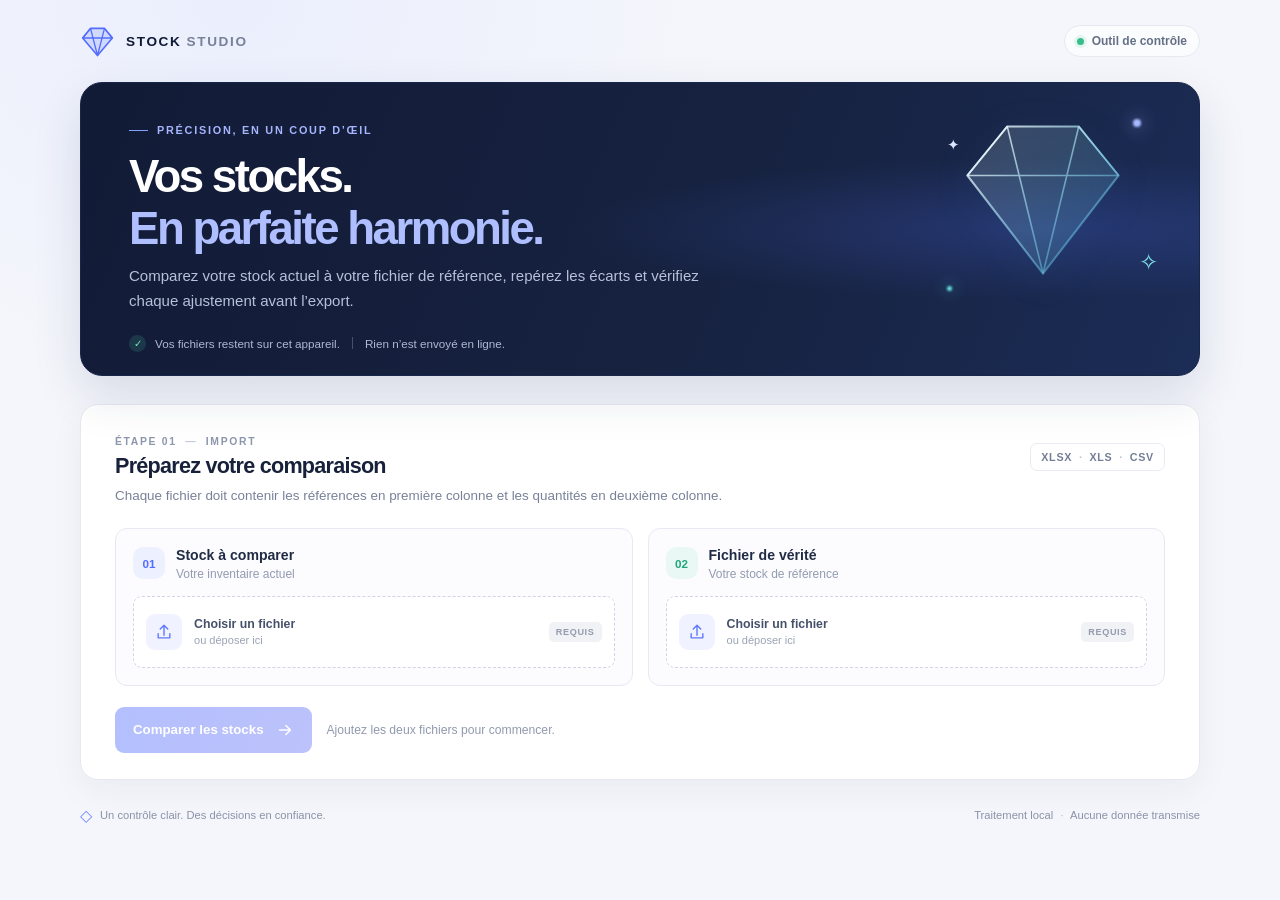
<file: index.html>
<!doctype html>
<html lang="fr">
<head>
  <meta charset="utf-8">
  <meta name="viewport" content="width=device-width, initial-scale=1">
  <meta name="theme-color" content="#101a35">
  <title>Comparaison de stocks</title>
  <link rel="manifest" href="manifest.webmanifest">
  <link rel="icon" href="icon.svg" type="image/svg+xml">
  <link rel="apple-touch-icon" href="apple-touch-icon.png">
  <link rel="stylesheet" href="style.css">
  <script defer src="xlsx.full.min.js"></script>
  <script defer src="app.js"></script>
</head>
<body>
  <main>
    <header class="topbar">
      <a class="brand" href="./" aria-label="Comparaison de stocks, accueil">
        <span class="brand-mark" aria-hidden="true">
          <svg viewBox="0 0 40 40" fill="none">
            <path d="M12 5h16l9 11-17 20L3 16 12 5Z" fill="currentColor" opacity=".18"/>
            <path d="M12 5h16l9 11-17 20L3 16 12 5Z" stroke="currentColor" stroke-width="1.8" stroke-linejoin="round"/>
            <path d="m3 16 34 0M12 5l8 31 8-31M12 5l-9 11m25-11 9 11" stroke="currentColor" stroke-width="1.5" stroke-linejoin="round"/>
          </svg>
        </span>
        <span class="brand-name">STOCK<span>STUDIO</span></span>
      </a>
      <span class="topbar-tag"><span class="online-dot"></span> Outil de contrôle</span>
    </header>


    <section class="hero" aria-labelledby="title">
      <div class="hero-copy">
        <p class="eyebrow"><span class="eyebrow-line"></span> PRÉCISION, EN UN COUP D’ŒIL</p>
        <h1 id="title">Vos stocks.<br><span>En parfaite harmonie.</span></h1>
        <p class="intro">
          Comparez votre stock actuel à votre fichier de référence, repérez les écarts et vérifiez chaque ajustement avant l’export.
        </p>
      </div>
      <div class="hero-art" aria-hidden="true">
        <span class="orb orb-one"></span>
        <span class="orb orb-two"></span>
        <svg class="hero-crystal" viewBox="0 0 180 180" fill="none">
          <path d="M55 18h70l39 48-74 96L16 66l39-48Z" fill="url(#crystal-fill)" fill-opacity=".16" stroke="url(#crystal-stroke)" stroke-width="2"/>
          <path d="M16 66h148M55 18l35 144 35-144M55 18 16 66m109-48 39 48" stroke="url(#crystal-stroke)" stroke-width="1.6"/>
          <defs>
            <linearGradient id="crystal-fill" x1="20" y1="20" x2="165" y2="155" gradientUnits="userSpaceOnUse"><stop stop-color="#fff"/><stop offset="1" stop-color="#54dcff"/></linearGradient>
            <linearGradient id="crystal-stroke" x1="24" y1="18" x2="159" y2="150" gradientUnits="userSpaceOnUse"><stop stop-color="#fff" stop-opacity=".85"/><stop offset="1" stop-color="#52d8ff" stop-opacity=".28"/></linearGradient>
          </defs>
        </svg>
        <span class="sparkle sparkle-one">✦</span>
        <span class="sparkle sparkle-two">✧</span>
      </div>
      <div class="hero-foot">
        <span class="hero-foot-icon" aria-hidden="true">✓</span>
        <span>Vos fichiers restent sur cet appareil.</span>
        <span class="hero-foot-divider"></span>
        <span>Rien n’est envoyé en ligne.</span>
      </div>
    </section>


    <section class="workspace" aria-labelledby="uploadTitle">
      <div class="section-heading">
        <div>
          <p class="section-kicker">ÉTAPE 01 <span>—</span> IMPORT</p>
          <h2 id="uploadTitle">Préparez votre comparaison</h2>
        </div>
        <span class="file-format">XLSX <i>·</i> XLS <i>·</i> CSV</span>
      </div>
      <p class="section-description">Chaque fichier doit contenir les références en première colonne et les quantités en deuxième colonne.</p>


      <div class="files">
        <div class="file-box" data-file-box>
          <div class="file-heading">
            <span class="step-number">01</span>
            <div>
              <label for="comparisonFile">Stock à comparer</label>
              <p class="hint">Votre inventaire actuel</p>
            </div>
          </div>
          <label class="file-drop" for="comparisonFile">
            <input id="comparisonFile" type="file" accept=".xlsx,.xls,.csv">
            <span class="upload-icon" aria-hidden="true">
              <svg viewBox="0 0 24 24" fill="none"><path d="M12 16V4m0 0L7.5 8.5M12 4l4.5 4.5M5 14v5h14v-5" stroke="currentColor" stroke-width="1.7" stroke-linecap="round" stroke-linejoin="round"/></svg>
            </span>
            <span class="file-copy">
              <strong class="file-name" data-empty-label>Choisir un fichier</strong>
              <small class="file-detail">ou déposer ici</small>
            </span>
            <span class="file-state" aria-hidden="true">REQUIS</span>
          </label>
        </div>


        <div class="file-box" data-file-box>
          <div class="file-heading">
            <span class="step-number step-two">02</span>
            <div>
              <label for="truthFile">Fichier de vérité</label>
              <p class="hint">Votre stock de référence</p>
            </div>
          </div>
          <label class="file-drop" for="truthFile">
            <input id="truthFile" type="file" accept=".xlsx,.xls,.csv">
            <span class="upload-icon" aria-hidden="true">
              <svg viewBox="0 0 24 24" fill="none"><path d="M12 16V4m0 0L7.5 8.5M12 4l4.5 4.5M5 14v5h14v-5" stroke="currentColor" stroke-width="1.7" stroke-linecap="round" stroke-linejoin="round"/></svg>
            </span>
            <span class="file-copy">
              <strong class="file-name" data-empty-label>Choisir un fichier</strong>
              <small class="file-detail">ou déposer ici</small>
            </span>
            <span class="file-state" aria-hidden="true">REQUIS</span>
          </label>
        </div>
      </div>


      <div class="action-row">
        <button id="compareButton" type="button" disabled>
          <span>Comparer les stocks</span>
          <svg viewBox="0 0 20 20" fill="none" aria-hidden="true"><path d="M4 10h12m0 0-5-5m5 5-5 5" stroke="currentColor" stroke-width="1.7" stroke-linecap="round" stroke-linejoin="round"/></svg>
        </button>
        <p class="action-hint" id="actionHint">Ajoutez les deux fichiers pour commencer.</p>
        <button id="installButton" class="install-button" type="button" hidden>Installer l’application</button>
      </div>


      <div id="message" class="message" role="status" aria-live="polite"></div>
    </section>


    <section id="results" class="results" aria-labelledby="resultsTitle" hidden>
      <div class="results-heading">
        <div>
          <p class="section-kicker">ÉTAPE 02 <span>—</span> VÉRIFICATION</p>
          <h2 id="resultsTitle">Aperçu de vos ajustements</h2>
          <p class="results-description">Vérifiez les différences ci-dessous avant d’exporter votre fichier.</p>
        </div>
        <button id="exportButton" class="export-button" type="button" disabled>
          <svg viewBox="0 0 20 20" fill="none" aria-hidden="true"><path d="M10 3v9m0 0 3.5-3.5M10 12 6.5 8.5M4 13v3h12v-3" stroke="currentColor" stroke-width="1.6" stroke-linecap="round" stroke-linejoin="round"/></svg>
          <span>Exporter les ajustements</span>
        </button>
      </div>
      <div class="stats" aria-label="Résumé de la comparaison">
        <article class="stat-card stat-blue">
          <span class="stat-label">RÉFÉRENCES VÉRIFIÉES</span>
          <strong id="checkedCount">—</strong>
          <span class="stat-note">au total</span>
        </article>
        <article class="stat-card stat-amber">
          <span class="stat-label">ÉCARTS À EXAMINER</span>
          <strong id="differenceCount">—</strong>
          <span class="stat-note">référence(s)</span>
        </article>
        <article class="stat-card stat-green">
          <span class="stat-label">RÉSULTAT</span>
          <strong id="resultStatus">—</strong>
          <span class="stat-note" id="resultNote">en attente</span>
        </article>
      </div>
      <div class="table-card">
        <div class="table-topline">
          <span class="table-title">Détail des différences</span>
          <span class="preview-tag"><span></span> APERÇU AVANT EXPORT</span>
        </div>
        <div class="table-wrap">
          <table>
            <thead>
              <tr>
                <th>Référence</th>
                <th>Stock à comparer</th>
                <th>Stock vérité</th>
                <th>Écart <span>(comparé − vérité)</span></th>
                <th>Ajustement recommandé</th>
                <th>État</th>
              </tr>
            </thead>
            <tbody id="resultsBody"></tbody>
          </table>
        </div>
      </div>
      <p class="preview-note"><span aria-hidden="true">✦</span> L’export contient uniquement les références avec un écart. Vérifiez les quantités avant de continuer.</p>
    </section>


    <footer class="footer">
      <span class="footer-mark" aria-hidden="true">◇</span>
      <span>Un contrôle clair. Des décisions en confiance.</span>
      <span class="footer-private">Traitement local <span>·</span> Aucune donnée transmise</span>
    </footer>
  </main>
</body>
</html>
</file>
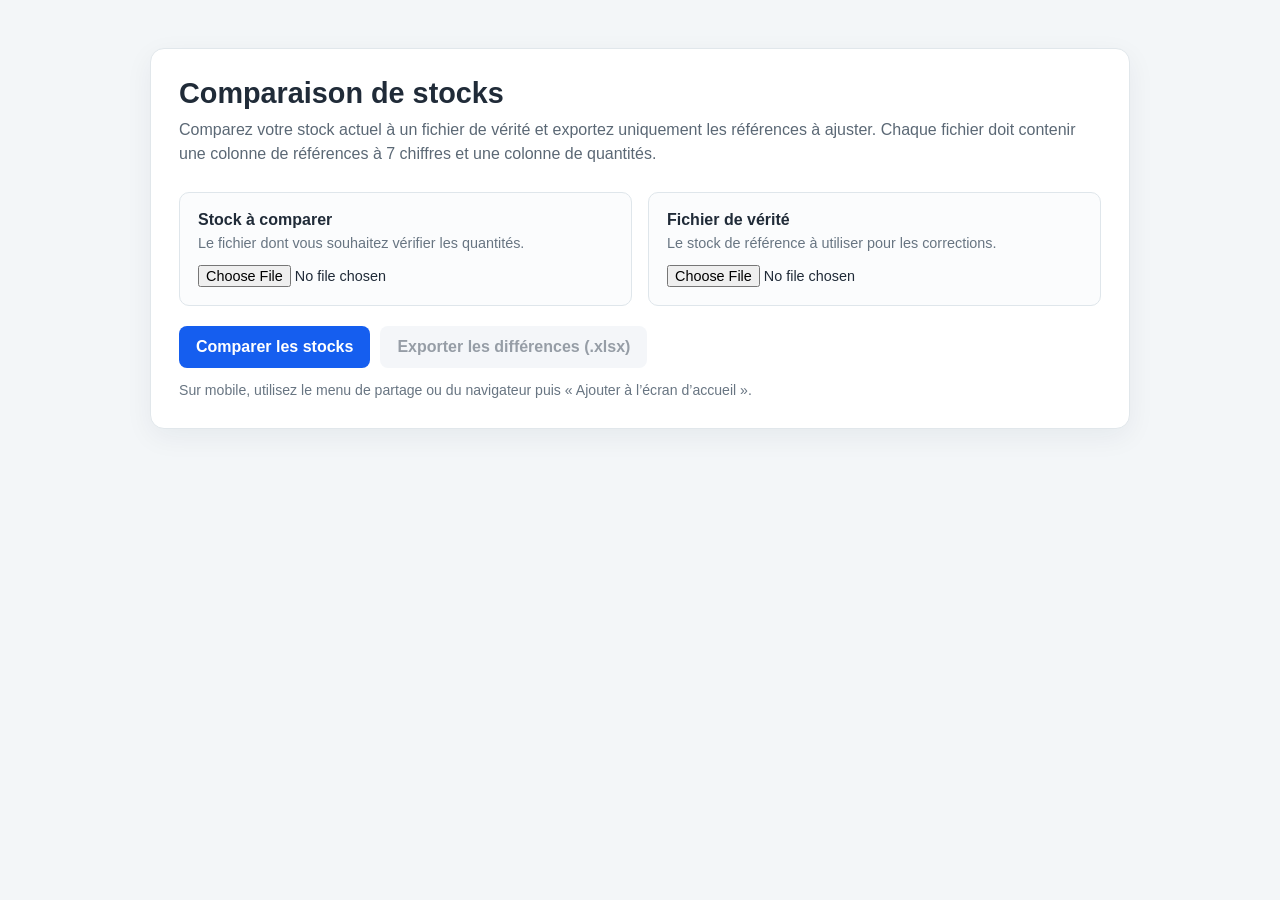
<file: Swarovski/index.html>
<!doctype html>
<html lang="fr">
<head>
  <meta charset="utf-8">
  <meta name="viewport" content="width=device-width, initial-scale=1">
  <meta name="theme-color" content="#155eef">
  <title>Comparaison de stocks</title>
  <link rel="manifest" href="manifest.webmanifest">
  <link rel="icon" href="icon.svg" type="image/svg+xml">
  <link rel="apple-touch-icon" href="apple-touch-icon.png">
  <link rel="stylesheet" href="style.css">
  <script defer src="vendor/xlsx.full.min.js"></script>
  <script defer src="app.js"></script>
</head>
<body>
  <main>
    <section class="card" aria-labelledby="title">
      <h1 id="title">Comparaison de stocks</h1>
      <p class="intro">
        Comparez votre stock actuel à un fichier de vérité et exportez uniquement les références à ajuster.
        Chaque fichier doit contenir une colonne de références à 7 chiffres et une colonne de quantités.
      </p>

      <div class="files">
        <div class="file-box">
          <label for="comparisonFile">Stock à comparer</label>
          <p class="hint">Le fichier dont vous souhaitez vérifier les quantités.</p>
          <input id="comparisonFile" type="file" accept=".xlsx,.xls,.csv">
        </div>
        <div class="file-box">
          <label for="truthFile">Fichier de vérité</label>
          <p class="hint">Le stock de référence à utiliser pour les corrections.</p>
          <input id="truthFile" type="file" accept=".xlsx,.xls,.csv">
        </div>
      </div>

      <div class="actions">
        <button id="compareButton" type="button">Comparer les stocks</button>
        <button id="exportButton" class="secondary" type="button" disabled>Exporter les différences (.xlsx)</button>
        <button id="installButton" class="secondary" type="button" hidden>Installer l’application</button>
      </div>

      <p class="install-hint">Sur mobile, utilisez le menu de partage ou du navigateur puis « Ajouter à l’écran d’accueil ».</p>
      <div id="message" role="status" aria-live="polite"></div>
      <section id="results" class="results" aria-labelledby="resultsTitle" hidden>
        <p id="resultsTitle" class="summary"></p>
        <div class="table-wrap">
          <table>
            <thead>
              <tr>
                <th>Référence</th>
                <th>Stock à comparer</th>
                <th>Stock vérité</th>
                <th>Écart (comparé - vérité)</th>
                <th>Ajustement recommandé</th>
                <th>État</th>
              </tr>
            </thead>
            <tbody id="resultsBody"></tbody>
          </table>
        </div>
      </section>
    </section>
  </main>
</body>
</html>
</file>
<file: style.css>
:root {
  color-scheme: light;
  font-family: "DM Sans", "Segoe UI", Arial, sans-serif;
  color: #17213a;
  background: #f4f6fb;
  font-synthesis: none;
  --navy: #101a35;
  --blue: #536dfe;
  --muted: #788198;
  --border: #e6e9f1;
}

* { box-sizing: border-box; }

body {
  margin: 0;
  min-width: 320px;
  background:
    radial-gradient(ellipse at 18% 0%, rgb(227 233 255 / 54%), transparent 31rem),
    #f4f6fb;
}

button, input { font: inherit; }
button[hidden] { display: none; }

main {
  width: min(100% - 48px, 1120px);
  margin: 0 auto;
}

.topbar {
  height: 82px;
  display: flex;
  align-items: center;
  justify-content: space-between;
}

.brand {
  display: inline-flex;
  align-items: center;
  gap: 11px;
  color: var(--navy);
  text-decoration: none;
}

.brand-mark { width: 35px; height: 35px; color: #536dfe; }
.brand-mark svg { display: block; width: 100%; height: 100%; }
.brand-name { font: 800 .85rem "Segoe UI", Arial, sans-serif; letter-spacing: .12em; }
.brand-name span { margin-left: 5px; color: #788198; font-weight: 600; }

.topbar-tag {
  display: inline-flex;
  align-items: center;
  gap: 8px;
  padding: 8px 12px;
  border: 1px solid #e4e9f2;
  border-radius: 999px;
  background: rgb(255 255 255 / 66%);
  color: #657087;
  font-size: .75rem;
  font-weight: 600;
}

.online-dot, .preview-tag span {
  width: 7px;
  height: 7px;
  border-radius: 50%;
  background: #36bd8a;
  box-shadow: 0 0 0 3px rgb(54 189 138 / 13%);
}

.hero {
  position: relative;
  min-height: 286px;
  overflow: hidden;
  padding: 41px 48px 23px;
  border: 1px solid #18264a;
  border-radius: 22px;
  background:
    radial-gradient(ellipse at 85% 50%, rgb(78 104 231 / 24%), transparent 34%),
    linear-gradient(113deg, #121b36 2%, #172342 62%, #1b2c56 100%);
  color: #fff;
  box-shadow: 0 20px 48px rgb(29 44 87 / 13%);
}

.hero-copy { position: relative; z-index: 1; max-width: 650px; }
.eyebrow, .section-kicker {
  margin: 0;
  color: #a7b5ff;
  font-size: .68rem;
  font-weight: 700;
  letter-spacing: .16em;
}

.eyebrow { display: flex; align-items: center; gap: 9px; }
.eyebrow-line { width: 19px; height: 1px; background: #81a0ff; }

h1 {
  margin: 15px 0 10px;
  font: 700 clamp(2rem, 4vw, 2.85rem)/1.13 "Manrope", "Segoe UI", sans-serif;
  letter-spacing: -.055em;
}

h1 span { color: #aebeff; }
.intro { max-width: 590px; margin: 0; color: #b7c1d9; font-size: .94rem; line-height: 1.65; }

.hero-art {
  position: absolute;
  top: 7px;
  right: 35px;
  width: 235px;
  height: 225px;
}

.hero-crystal { position: absolute; inset: 18px 22px 4px; width: 184px; height: 184px; filter: drop-shadow(0 10px 24px rgb(84 216 255 / 14%)); }
.orb { position: absolute; border-radius: 50%; filter: blur(1px); }
.orb-one { top: 29px; right: 23px; width: 8px; height: 8px; background: #a7baff; box-shadow: 0 0 18px #8ca4ff; }
.orb-two { bottom: 24px; left: 18px; width: 5px; height: 5px; background: #68e3e1; box-shadow: 0 0 15px #68e3e1; }
.sparkle { position: absolute; color: #dce5ff; }
.sparkle-one { top: 46px; left: 18px; font-size: 15px; }
.sparkle-two { right: 6px; bottom: 39px; color: #7ee4e9; font-size: 23px; }

.hero-foot {
  position: relative;
  z-index: 1;
  display: flex;
  align-items: center;
  gap: 9px;
  margin-top: 21px;
  color: #aeb9d2;
  font-size: .73rem;
}

.hero-foot-icon {
  display: grid;
  width: 17px;
  height: 17px;
  place-items: center;
  border-radius: 50%;
  background: rgb(80 208 165 / 15%);
  color: #73e5b3;
  font-size: .65rem;
  font-weight: 700;
}

.hero-foot-divider { width: 1px; height: 12px; margin: 0 3px; background: #47516c; }

.workspace {
  margin-top: 28px;
  padding: 31px 34px 26px;
  border: 1px solid var(--border);
  border-radius: 18px;
  background: #fff;
  box-shadow: 0 10px 34px rgb(35 48 85 / 5%);
}

.section-heading, .results-heading {
  display: flex;
  align-items: center;
  justify-content: space-between;
  gap: 20px;
}

.section-kicker { color: #8c96ad; font-size: .65rem; }
.section-kicker span { padding: 0 4px; color: #c2c9d7; }
h2 { margin: 6px 0 0; font: 700 1.35rem "Manrope", "Segoe UI", sans-serif; letter-spacing: -.035em; }
.section-description { margin: 7px 0 22px; color: var(--muted); font-size: .84rem; line-height: 1.5; }

.file-format {
  padding: 7px 10px;
  border: 1px solid #e9ebf2;
  border-radius: 7px;
  color: #737e96;
  font-size: .67rem;
  font-weight: 700;
  letter-spacing: .07em;
  white-space: nowrap;
}

.file-format i { padding: 0 3px; color: #bbc2d1; font-style: normal; }
.files { display: grid; grid-template-columns: repeat(2, minmax(0, 1fr)); gap: 15px; }

.file-box {
  padding: 17px;
  border: 1px solid #e6e9f2;
  border-radius: 12px;
  background: #fcfcfe;
  transition: border-color .2s ease, box-shadow .2s ease, transform .2s ease;
}

.file-box.is-dragging { transform: translateY(-2px); border-color: #7185ff; box-shadow: 0 0 0 3px rgb(83 109 254 / 10%); }
.file-heading { display: flex; align-items: center; gap: 11px; margin-bottom: 15px; }
.step-number { display: grid; width: 32px; height: 32px; place-items: center; border-radius: 10px; background: #edf0ff; color: #536dfe; font: 700 .73rem "Manrope", sans-serif; }
.step-two { background: #eaf8f5; color: #20a67b; }
.file-heading label { color: #202b45; font-weight: 700; font-size: .88rem; cursor: pointer; }
.hint { margin: 3px 0 0; color: #939bb0; font-size: .75rem; }

.file-drop {
  position: relative;
  display: flex;
  min-height: 72px;
  align-items: center;
  gap: 12px;
  padding: 11px 12px;
  overflow: hidden;
  border: 1px dashed #cfd5e4;
  border-radius: 9px;
  background: #fff;
  cursor: pointer;
  transition: border-color .18s ease, background .18s ease;
}

.file-drop:hover, .file-drop:focus-within { border-color: #7185ff; background: #fafbff; }
.file-drop.has-file { border-style: solid; border-color: #a8e1d0; background: #f8fdfb; }
.file-drop input { position: absolute; inset: 0; width: 100%; height: 100%; opacity: 0; cursor: pointer; }
.file-drop input:focus-visible { outline: 3px solid #9aabff; outline-offset: -3px; }
.upload-icon { display: grid; width: 36px; height: 36px; flex: 0 0 36px; place-items: center; border-radius: 9px; background: #f0f2ff; color: #637aff; }
.upload-icon svg { width: 20px; height: 20px; }
.file-copy { display: grid; min-width: 0; gap: 3px; }
.file-name { overflow: hidden; color: #45516a; font-size: .77rem; font-weight: 600; text-overflow: ellipsis; white-space: nowrap; }
.file-detail { color: #9aa2b4; font-size: .69rem; }
.file-state { margin-left: auto; padding: 5px 7px; border-radius: 5px; background: #f1f2f6; color: #949bad; font-size: .57rem; font-weight: 700; letter-spacing: .07em; white-space: nowrap; }
.has-file .file-state { background: #e5f7f0; color: #1d9b71; }

.action-row { display: flex; align-items: center; gap: 15px; margin-top: 21px; }
button {
  display: inline-flex;
  min-height: 46px;
  align-items: center;
  justify-content: center;
  gap: 12px;
  padding: 0 18px;
  border: 0;
  border-radius: 9px;
  background: linear-gradient(115deg, #526dff, #6674f6);
  color: white;
  font-size: .83rem;
  font-weight: 700;
  cursor: pointer;
  box-shadow: 0 5px 12px rgb(83 109 254 / 18%);
  transition: transform .18s ease, box-shadow .18s ease, opacity .18s ease;
}

button svg { width: 18px; height: 18px; }
button:hover:not(:disabled) { transform: translateY(-1px); box-shadow: 0 8px 18px rgb(83 109 254 / 23%); }
button:disabled { opacity: .43; cursor: not-allowed; box-shadow: none; }
button:focus-visible, .brand:focus-visible { outline: 3px solid #9aabff; outline-offset: 3px; }
.action-hint { margin: 0; color: #9099ad; font-size: .76rem; }
.install-button { min-height: 38px; margin-left: auto; padding: 0 13px; background: #edf0ff; color: #4e61d8; font-size: .75rem; box-shadow: none; }

.message {
  display: none;
  align-items: flex-start;
  gap: 9px;
  margin-top: 16px;
  padding: 12px 14px;
  border: 1px solid transparent;
  border-radius: 9px;
  font-size: .81rem;
  line-height: 1.5;
}

.message.visible { display: flex; }
.message.success { border-color: #d2f0e2; background: #f0fbf6; color: #257653; }
.message.error { border-color: #f5d6d3; background: #fff6f5; color: #a8463d; }
.message.loading { border-color: #e0e5ff; background: #f4f5ff; color: #5061c8; }
.message-icon { display: grid; width: 18px; height: 18px; flex: 0 0 18px; place-items: center; margin-top: 1px; border-radius: 50%; background: #2a9c70; color: #fff; font-size: .67rem; font-weight: 700; }
.message.error .message-icon { background: #c15850; }
.message.loading .message-icon { background: #5b70e8; animation: pulse .8s ease-in-out infinite alternate; }
@keyframes pulse { to { opacity: .48; } }

.results { margin: 33px 0 0; }
.results[hidden] { display: none; }
.results-heading { align-items: flex-end; margin-bottom: 20px; }
.results-description { margin: 6px 0 0; color: var(--muted); font-size: .82rem; }
.export-button { min-height: 42px; background: #152341; font-size: .77rem; box-shadow: 0 5px 13px rgb(21 35 65 / 14%); }
.export-button:hover:not(:disabled) { box-shadow: 0 8px 18px rgb(21 35 65 / 22%); }

.stats { display: grid; grid-template-columns: repeat(3, minmax(0, 1fr)); gap: 13px; margin-bottom: 15px; }
.stat-card { position: relative; min-height: 115px; padding: 17px 18px; overflow: hidden; border: 1px solid var(--border); border-radius: 12px; background: #fff; }
.stat-card::after { position: absolute; top: -25px; right: -20px; width: 83px; height: 83px; border-radius: 50%; content: ""; opacity: .52; }
.stat-blue::after { background: #edf0ff; }
.stat-amber::after { background: #fff3dc; }
.stat-green::after { background: #e7f8f0; }
.stat-label { display: block; color: #8992a7; font-size: .61rem; font-weight: 700; letter-spacing: .09em; }
.stat-card strong { display: inline-block; margin-top: 11px; color: #28334f; font: 700 1.7rem "Manrope", sans-serif; letter-spacing: -.05em; }
.stat-amber strong { color: #d78a1f; }
.stat-green strong { color: #1d9b71; font-size: 1.22rem; letter-spacing: -.03em; }
.stat-note { margin-left: 6px; color: #9aa2b4; font-size: .7rem; }

.table-card { overflow: hidden; border: 1px solid var(--border); border-radius: 12px; background: #fff; }
.table-topline { display: flex; min-height: 53px; align-items: center; justify-content: space-between; gap: 10px; padding: 0 17px; border-bottom: 1px solid #eceef4; }
.table-title { color: #2c3750; font-size: .79rem; font-weight: 700; }
.preview-tag { display: inline-flex; align-items: center; gap: 7px; color: #748099; font-size: .58rem; font-weight: 700; letter-spacing: .08em; }
.preview-tag span { width: 6px; height: 6px; }
.table-wrap { overflow-x: auto; }
table { width: 100%; border-collapse: collapse; white-space: nowrap; }
th, td { padding: 13px 15px; border-bottom: 1px solid #eef0f5; text-align: left; }
th { background: #fafbfe; color: #7c869c; font-size: .65rem; font-weight: 700; }
th span { color: #a2aabd; font-weight: 500; }
td { color: #45516a; font-size: .76rem; }
tbody tr:last-child td { border-bottom: 0; }
tbody tr:hover:not(.empty-row) { background: #fafbff; }
td.number { text-align: right; font-variant-numeric: tabular-nums; }
td:first-child { color: #263450; font-weight: 700; }
.status-pill { display: inline-block; padding: 5px 8px; border-radius: 999px; background: #fff5e5; color: #a86e17; font-size: .65rem; font-weight: 600; }
.empty-row td { padding: 29px 18px; background: #fbfdfc; color: #257653; text-align: center; }
.preview-note { display: flex; align-items: center; gap: 7px; margin: 12px 0 0; color: #858ea2; font-size: .73rem; }
.preview-note span { color: #637aff; font-size: .95rem; }

.footer { display: flex; min-height: 71px; align-items: center; gap: 8px; color: #8a93a7; font-size: .7rem; }
.footer-mark { color: #7588ff; font-size: 1rem; }
.footer-private { margin-left: auto; }
.footer-private span { padding: 0 4px; color: #b2b9c8; }

@media (max-width: 760px) {
  main { width: min(100% - 32px, 620px); }
  .hero { min-height: 300px; padding: 34px 30px 21px; }
  .hero-art { right: -33px; opacity: .55; }
  .hero-copy { max-width: 490px; }
  .intro { max-width: 450px; }
  .workspace { padding: 25px 22px 22px; }
  .stats { gap: 9px; }
  .stat-card { padding: 15px 12px; }
  .stat-label { font-size: .55rem; }
}

@media (max-width: 560px) {
  main { width: min(100% - 24px, 460px); }
  .topbar { height: 68px; }
  .brand-name { font-size: .73rem; }
  .topbar-tag { padding: 7px 9px; font-size: .67rem; }
  .hero { min-height: 315px; padding: 30px 22px 20px; border-radius: 17px; }
  .hero-art { top: 59px; right: -86px; opacity: .28; }
  h1 { max-width: 390px; font-size: 2rem; }
  .intro { max-width: 390px; font-size: .85rem; }
  .hero-foot { flex-wrap: wrap; gap: 7px; margin-top: 23px; font-size: .65rem; }
  .workspace { margin-top: 17px; padding: 22px 16px 19px; border-radius: 14px; }
  .section-heading { align-items: flex-start; }
  h2 { font-size: 1.13rem; }
  .section-description { font-size: .78rem; }
  .file-format { padding: 6px 7px; font-size: .56rem; }
  .files { grid-template-columns: 1fr; gap: 11px; }
  .file-box { padding: 14px; }
  .action-row { flex-wrap: wrap; gap: 11px; }
  .action-row > button:first-child { width: 100%; }
  .action-hint { width: 100%; text-align: center; }
  .install-button { margin-left: 0; }
  .results { margin-top: 26px; }
  .results-heading { align-items: flex-start; flex-direction: column; gap: 13px; }
  .export-button { width: 100%; }
  .stats { grid-template-columns: 1fr 1fr; }
  .stat-card { min-height: 102px; padding: 14px 12px; }
  .stat-green { grid-column: 1 / -1; min-height: 84px; }
  .stat-green strong { margin-top: 8px; }
  .table-topline { padding: 0 12px; }
  th, td { padding: 11px 12px; }
  .footer { flex-wrap: wrap; padding: 17px 0; line-height: 1.4; }
  .footer-private { width: 100%; margin-left: 20px; }
}

@media (prefers-reduced-motion: reduce) {
  *, *::before, *::after { scroll-behavior: auto !important; transition-duration: .01ms !important; }
}
</file>
<file: Swarovski/style.css>
:root {
  color-scheme: light;
  font-family: "Segoe UI", Arial, sans-serif;
  color: #202b38;
  background: #f3f6f8;
  font-synthesis: none;
}

* { box-sizing: border-box; }

body { margin: 0; min-width: 320px; }

main {
  width: min(100% - 32px, 980px);
  margin: 48px auto;
}

.card {
  padding: 28px;
  border: 1px solid #e1e7eb;
  border-radius: 14px;
  background: #fff;
  box-shadow: 0 8px 28px rgb(22 42 60 / 6%);
}

h1 { margin: 0; font-size: 1.8rem; }
.intro { margin: 8px 0 26px; color: #5b6875; line-height: 1.5; }

.files {
  display: grid;
  grid-template-columns: repeat(2, minmax(0, 1fr));
  gap: 16px;
}

.file-box {
  padding: 18px;
  border: 1px solid #dfe6eb;
  border-radius: 10px;
  background: #fbfcfd;
}

label { display: block; font-weight: 650; }
.hint { margin: 6px 0 14px; color: #687582; font-size: .9rem; }
input[type="file"] { width: 100%; font-size: .9rem; }

.actions { display: flex; flex-wrap: wrap; gap: 10px; margin-top: 20px; }
button[hidden] { display: none; }
.install-hint { margin: 12px 0 0; color: #687582; font-size: .88rem; line-height: 1.45; }

button {
  min-height: 42px;
  padding: 0 17px;
  border: 0;
  border-radius: 8px;
  background: #155eef;
  color: white;
  font: inherit;
  font-weight: 650;
  cursor: pointer;
}

button.secondary { background: #e9eef4; color: #263547; }
button:disabled { opacity: .48; cursor: not-allowed; }
button:focus-visible, input:focus-visible { outline: 3px solid #99baff; outline-offset: 2px; }

#message {
  display: none;
  margin-top: 18px;
  padding: 12px 14px;
  border-radius: 8px;
  line-height: 1.45;
}

#message.error { display: block; background: #fff0ef; color: #a4261a; }
#message.success { display: block; background: #eaf7ef; color: #17663a; }

.results { margin-top: 26px; }
.results[hidden] { display: none; }
.summary { margin: 0 0 12px; color: #465463; }
.table-wrap { overflow-x: auto; border: 1px solid #e1e7eb; border-radius: 9px; }
table { width: 100%; border-collapse: collapse; white-space: nowrap; }
th, td { padding: 11px 13px; border-bottom: 1px solid #e8edf0; text-align: left; }
th { background: #f7f9fa; color: #4a5967; font-size: .88rem; }
tbody tr:last-child td { border-bottom: 0; }
td.number { text-align: right; font-variant-numeric: tabular-nums; }
.empty { color: #526170; padding: 18px; text-align: center; }

@media (max-width: 640px) {
  main { margin: 20px auto; }
  .card { padding: 20px; }
  .files { grid-template-columns: 1fr; }
  h1 { font-size: 1.5rem; }
}
</file>
